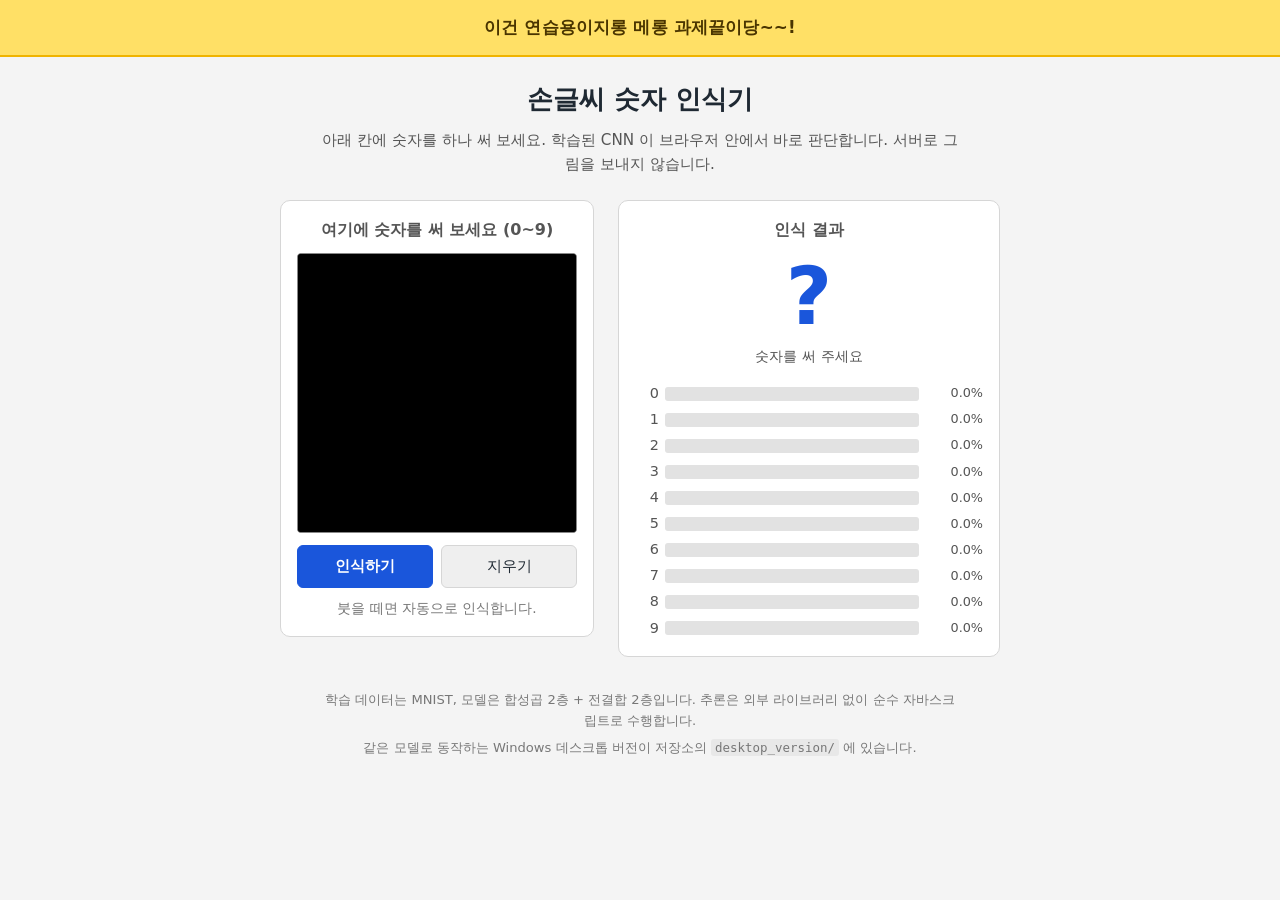
<file: web_version/index.html>
<!DOCTYPE html>
<html lang="ko">
<head>
<meta charset="utf-8">
<meta name="viewport" content="width=device-width, initial-scale=1">
<title>손글씨 숫자 인식기</title>
<meta name="description" content="마우스나 손가락으로 쓴 숫자를 브라우저에서 바로 인식합니다. 외부 라이브러리 없이 순수 자바스크립트로 추론합니다.">
<link rel="stylesheet" href="스타일.css">
</head>
<body>

<!-- 화면 맨 위에 고정으로 보이는 알림 띠. -->
<p class="연습알림">이건 연습용이지롱 메롱 과제끝이당~~!</p>

<header class="머리말">
  <h1>손글씨 숫자 인식기</h1>
  <p class="설명">
    아래 칸에 숫자를 하나 써 보세요. 학습된 CNN 이 브라우저 안에서 바로 판단합니다.
    서버로 그림을 보내지 않습니다.
  </p>
</header>

<main class="본문">

  <section class="그림판칸" aria-labelledby="그림판제목">
    <h2 id="그림판제목">여기에 숫자를 써 보세요 (0~9)</h2>
    <canvas id="그림판" class="그림판" aria-label="숫자를 쓰는 그림판"></canvas>
    <div class="버튼줄">
      <button type="button" id="인식버튼" class="버튼 강조">인식하기</button>
      <button type="button" id="지우기버튼" class="버튼">지우기</button>
    </div>
    <p class="도움말">붓을 떼면 자동으로 인식합니다.</p>
  </section>

  <section class="결과칸" aria-labelledby="결과제목">
    <h2 id="결과제목">인식 결과</h2>
    <p id="결과숫자" class="결과숫자" aria-live="polite">?</p>
    <p id="확신도" class="확신도">모델을 불러오는 중입니다…</p>
    <div id="확률표" class="확률표"></div>
  </section>

</main>

<p id="오류" class="오류" role="alert" hidden></p>

<footer class="꼬리말">
  <p>
    학습 데이터는 MNIST, 모델은 합성곱 2층 + 전결합 2층입니다.
    추론은 외부 라이브러리 없이 순수 자바스크립트로 수행합니다.
  </p>
  <p>
    같은 모델로 동작하는 Windows 데스크톱 버전이 저장소의 <code>desktop_version/</code> 에 있습니다.
  </p>
</footer>

<script type="module" src="js/앱.js"></script>
</body>
</html>
</file>
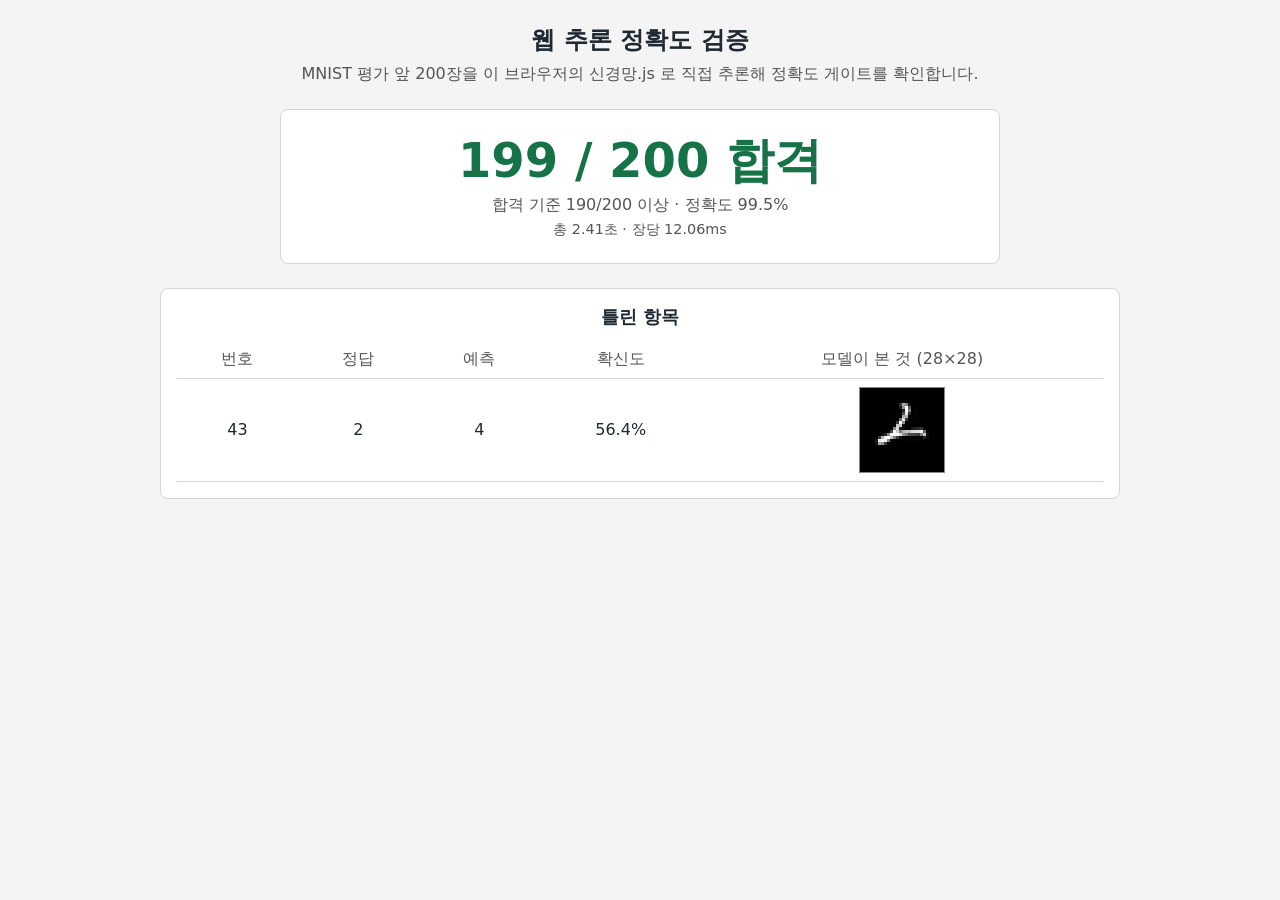
<file: web_version/검증/검증.html>
<!DOCTYPE html>
<html lang="ko">
<head>
<meta charset="utf-8">
<meta name="viewport" content="width=device-width, initial-scale=1">
<title>웹 추론 정확도 검증</title>
<style>
  :root {
    --배경: #f4f4f4;
    --판: #ffffff;
    --글자: #1f2933;
    --보조글자: #555555;
    --테두리: #d6d6d6;
    --합격색: #157347;
    --불합격색: #b02a1a;
  }

  * {
    box-sizing: border-box;
  }

  body {
    margin: 0;
    padding: 24px 16px 40px;
    background: var(--배경);
    color: var(--글자);
    font-family: "Malgun Gothic", "맑은 고딕", system-ui, -apple-system, sans-serif;
  }

  .머리말 {
    max-width: 720px;
    margin: 0 auto 24px;
    text-align: center;
  }

  .머리말 h1 {
    margin: 0 0 8px;
    font-size: 1.5em;
  }

  .머리말 p {
    margin: 0;
    color: var(--보조글자);
  }

  .가운데정렬 {
    max-width: 720px;
    margin: 0 auto;
    text-align: center;
    color: var(--보조글자);
  }

  .점수칸 {
    max-width: 720px;
    margin: 0 auto 24px;
    padding: 24px;
    background: var(--판);
    border: 1px solid var(--테두리);
    border-radius: 8px;
    text-align: center;
  }

  .점수텍스트 {
    margin: 0;
    font-size: 3em;
    font-weight: bold;
    line-height: 1.1;
  }

  .점수설명 {
    margin: 8px 0 0;
    color: var(--보조글자);
  }

  .소요시간 {
    margin: 4px 0 0;
    color: var(--보조글자);
    font-size: 0.9em;
  }

  .틀린표영역 {
    max-width: 960px;
    margin: 0 auto;
    background: var(--판);
    border: 1px solid var(--테두리);
    border-radius: 8px;
    padding: 16px;
    overflow-x: auto;
  }

  .틀린표영역 h2 {
    margin: 0 0 12px;
    font-size: 1.1em;
    text-align: center;
  }

  table {
    border-collapse: collapse;
    width: 100%;
  }

  th, td {
    padding: 8px 12px;
    border-bottom: 1px solid var(--테두리);
    text-align: center;
  }

  th {
    color: var(--보조글자);
    font-weight: normal;
  }

  td canvas {
    display: block;
    margin: 0 auto;
    image-rendering: pixelated;
    background: #000000;
    border: 1px solid #888888;
  }

  .오류 {
    max-width: 720px;
    margin: 16px auto 0;
    padding: 12px 16px;
    background: #fdecea;
    color: #611a15;
    border: 1px solid #f5c6cb;
    border-radius: 6px;
    white-space: pre-line;
  }
</style>
</head>
<body>
  <header class="머리말">
    <h1>웹 추론 정확도 검증</h1>
    <p>MNIST 평가 앞 200장을 이 브라우저의 신경망.js 로 직접 추론해 정확도 게이트를 확인합니다.</p>
  </header>

  <p id="상태" class="가운데정렬">평가 중입니다…</p>

  <section id="점수칸" class="점수칸" hidden>
    <p id="점수텍스트" class="점수텍스트"></p>
    <p id="점수설명" class="점수설명"></p>
    <p id="소요시간" class="소요시간"></p>
  </section>

  <section id="틀린표영역" class="틀린표영역" hidden>
    <h2>틀린 항목</h2>
    <table>
      <thead>
        <tr>
          <th>번호</th>
          <th>정답</th>
          <th>예측</th>
          <th>확신도</th>
          <th>모델이 본 것 (28×28)</th>
        </tr>
      </thead>
      <tbody id="틀린표본문"></tbody>
    </table>
  </section>

  <p id="오류" class="오류" role="alert" hidden></p>

  <script type="module">
    import { 가중치_불러오기 } from "../js/가중치.js";
    import { 추론 } from "../js/신경망.js";
    import { 전처리, 란초스크기변경 } from "../js/전처리.js";

    const 합격기준 = 190;

    const 요소 = {
      상태: document.getElementById("상태"),
      점수칸: document.getElementById("점수칸"),
      점수텍스트: document.getElementById("점수텍스트"),
      점수설명: document.getElementById("점수설명"),
      소요시간: document.getElementById("소요시간"),
      틀린표영역: document.getElementById("틀린표영역"),
      틀린표본문: document.getElementById("틀린표본문"),
      오류: document.getElementById("오류"),
    };

    function 오류보이기(내용) {
      요소.오류.textContent = 내용;
      요소.오류.hidden = false;
    }

    /** 28x28 흑백 픽셀(이십팔)을 캔버스에 그린 뒤 3배로 확대해 돌려준다. */
    function 미리보기_캔버스(이십팔) {
      const 원캔버스 = document.createElement("canvas");
      원캔버스.width = 28;
      원캔버스.height = 28;
      const 원맥락 = 원캔버스.getContext("2d");
      const 그림자료 = 원맥락.createImageData(28, 28);
      for (let 색인 = 0; 색인 < 28 * 28; 색인 += 1) {
        const 값 = 이십팔[색인];
        그림자료.data[색인 * 4] = 값;
        그림자료.data[색인 * 4 + 1] = 값;
        그림자료.data[색인 * 4 + 2] = 값;
        그림자료.data[색인 * 4 + 3] = 255;
      }
      원맥락.putImageData(그림자료, 0, 0);

      const 배율 = 3;
      const 캔버스 = document.createElement("canvas");
      캔버스.width = 28 * 배율;
      캔버스.height = 28 * 배율;
      const 맥락 = 캔버스.getContext("2d");
      맥락.imageSmoothingEnabled = false;
      맥락.drawImage(원캔버스, 0, 0, 28 * 배율, 28 * 배율);
      return 캔버스;
    }

    /** 틀린 항목 하나를 표의 한 줄(tr)로 만든다. */
    function 틀린표_한줄(항목) {
      const 줄 = document.createElement("tr");

      const 번호칸 = document.createElement("td");
      번호칸.textContent = String(항목.번호);

      const 정답칸 = document.createElement("td");
      정답칸.textContent = String(항목.정답);

      const 예측칸 = document.createElement("td");
      예측칸.textContent = String(항목.예측);

      const 확신도칸 = document.createElement("td");
      확신도칸.textContent = `${항목.확신도.toFixed(1)}%`;

      const 미리보기칸 = document.createElement("td");
      if (항목.이십팔 !== null) {
        미리보기칸.appendChild(미리보기_캔버스(항목.이십팔));
      } else {
        미리보기칸.textContent = "—";
      }

      줄.append(번호칸, 정답칸, 예측칸, 확신도칸, 미리보기칸);
      return 줄;
    }

    async function 검증() {
      const 가중치 = await 가중치_불러오기("../모델");

      const 응답 = await fetch("평가데이터.bin");
      if (!응답.ok) {
        throw new Error(
          `평가데이터.bin 을 받지 못했습니다 (${응답.status}). ` +
          "도구/평가데이터_만들기.py 를 먼저 실행해 주세요."
        );
      }
      const 버퍼 = await 응답.arrayBuffer();
      const 개수 = new DataView(버퍼).getUint32(0, true);
      const 라벨들 = new Uint8Array(버퍼, 4, 개수);
      const 이미지밑 = 4 + 개수;

      let 맞힘 = 0;
      const 틀린것 = [];
      const 시작시각 = performance.now();

      for (let 번호 = 0; 번호 < 개수; 번호 += 1) {
        const 원본 = new Uint8Array(버퍼, 이미지밑 + 번호 * 784, 784);
        const 결과 = 전처리(란초스크기변경(원본, 28, 28, 280, 280), 280, 280);
        if (결과 === null) {
          틀린것.push({ 번호, 정답: 라벨들[번호], 예측: "빈그림", 확신도: 0, 이십팔: null });
          continue;
        }
        const 확률 = 추론(결과.텐서, 가중치);
        let 예측 = 0;
        for (let 숫자 = 1; 숫자 < 10; 숫자 += 1) if (확률[숫자] > 확률[예측]) 예측 = 숫자;

        if (예측 === 라벨들[번호]) 맞힘 += 1;
        else 틀린것.push({
          번호, 정답: 라벨들[번호], 예측,
          확신도: 확률[예측] * 100, 이십팔: 결과.이십팔,
        });
      }

      const 걸린시간 = performance.now() - 시작시각;
      const 합격 = 맞힘 >= 합격기준;
      // 점수, 정확도, 한 장당 소요 시간, 그리고 틀린 것들의 표를 화면에 그린다.
      // 틀린 항목은 결과.이십팔 (28x28 흑백) 을 캔버스로 확대해 함께 보여 준다.

      요소.상태.hidden = true;

      요소.점수텍스트.textContent = `${맞힘} / ${개수} ${합격 ? "합격" : "불합격"}`;
      요소.점수텍스트.style.color = 합격 ? "#157347" : "#b02a1a";

      const 정확도 = (맞힘 / 개수 * 100).toFixed(1);
      요소.점수설명.textContent = `합격 기준 ${합격기준}/${개수} 이상 · 정확도 ${정확도}%`;
      요소.소요시간.textContent =
        `총 ${(걸린시간 / 1000).toFixed(2)}초 · 장당 ${(걸린시간 / 개수).toFixed(2)}ms`;

      요소.점수칸.hidden = false;

      if (틀린것.length > 0) {
        for (const 항목 of 틀린것) {
          요소.틀린표본문.appendChild(틀린표_한줄(항목));
        }
        요소.틀린표영역.hidden = false;
      }
    }

    검증().catch((오류) => {
      요소.상태.hidden = true;
      오류보이기(`검증 중 오류가 일어났습니다.\n${오류.message}`);
    });
  </script>
</body>
</html>
</file>
<file: web_version/스타일.css>
/*
 * 손글씨 숫자 인식기 웹 버전 스타일.
 *
 * 데스크톱 버전(tkinter)의 배색을 그대로 따른다.
 *   배경 #f4f4f4, 강조 #1a56db, 보조 글자 #555555
 * 좁은 화면에서는 그림판과 결과가 위아래로 쌓이도록 한다.
 */

:root {
  --배경: #f4f4f4;
  --판: #ffffff;
  --강조: #1a56db;
  --글자: #1f2933;
  --보조글자: #555555;
  --옅은글자: #777777;
  --막대바탕: #e2e2e2;
  --막대보조: #9aa5b1;
  --테두리: #d6d6d6;
}

* { box-sizing: border-box; }

body {
  margin: 0;
  padding: 24px 16px 40px;
  background: var(--배경);
  color: var(--글자);
  font-family: "Malgun Gothic", "맑은 고딕", system-ui, -apple-system, sans-serif;
  line-height: 1.6;
}

/*
 * 화면 맨 위 알림 띠.
 * body 의 좌우·위 여백을 음수 margin 으로 상쇄해 화면 폭을 꽉 채운다.
 */
.연습알림 {
  margin: -24px -16px 22px;
  padding: 14px 16px;
  background: #ffe066;
  border-bottom: 2px solid #f0b400;
  color: #4a3500;
  font-size: 1.05rem;
  font-weight: 700;
  text-align: center;
  letter-spacing: 0.01em;
}

.머리말 {
  max-width: 640px;
  margin: 0 auto 24px;
  text-align: center;
}

.머리말 h1 {
  margin: 0 0 8px;
  font-size: 1.6rem;
}

.설명 {
  margin: 0;
  color: var(--보조글자);
  font-size: 0.95rem;
}

/* 넓은 화면에서는 그림판과 결과를 나란히, 좁으면 자동으로 아래로 쌓인다. */
.본문 {
  display: flex;
  flex-wrap: wrap;
  gap: 24px;
  justify-content: center;
  align-items: flex-start;
  max-width: 720px;
  margin: 0 auto;
}

.그림판칸,
.결과칸 {
  background: var(--판);
  border: 1px solid var(--테두리);
  border-radius: 10px;
  padding: 16px;
}

.그림판칸 h2,
.결과칸 h2 {
  margin: 0 0 10px;
  font-size: 1rem;
  font-weight: 600;
  text-align: center;
  color: var(--보조글자);
}

/*
 * 캔버스의 내부 해상도는 항상 280x280 이고(그림판.js 가 지정한다),
 * 여기서는 보이는 크기만 조절한다. 작은 화면에서는 화면 폭에 맞춰 줄어든다.
 */
.그림판 {
  display: block;
  width: 280px;
  max-width: min(280px, calc(100vw - 80px));
  aspect-ratio: 1 / 1;
  height: auto;
  background: #000000;
  border: 1px solid #888888;
  border-radius: 4px;
  cursor: crosshair;
  touch-action: none;          /* 손가락으로 그릴 때 화면이 스크롤되지 않게 한다 */
  -webkit-user-select: none;
  user-select: none;
}

.버튼줄 {
  display: flex;
  gap: 8px;
  margin-top: 12px;
}

.버튼 {
  flex: 1;
  padding: 10px 12px;
  font-family: inherit;
  font-size: 0.95rem;
  color: var(--글자);
  background: #efefef;
  border: 1px solid var(--테두리);
  border-radius: 6px;
  cursor: pointer;
}

.버튼:hover { background: #e5e5e5; }
.버튼:active { transform: translateY(1px); }

.버튼.강조 {
  font-weight: 700;
  color: #ffffff;
  background: var(--강조);
  border-color: var(--강조);
}

.버튼.강조:hover { background: #1749b8; }

.도움말 {
  margin: 10px 0 0;
  font-size: 0.85rem;
  color: var(--옅은글자);
  text-align: center;
}

.결과칸 {
  min-width: 260px;
  flex: 1 1 260px;
  text-align: center;
}

.결과숫자 {
  margin: 0;
  font-size: 5rem;
  font-weight: 700;
  line-height: 1.1;
  color: var(--강조);
}

.확신도 {
  margin: 4px 0 14px;
  font-size: 0.9rem;
  color: var(--보조글자);
  min-height: 1.5em;
}

/* 0~9 각각의 확률을 막대로 보여 준다. 숫자 / 막대 / 백분율 세 칸. */
.확률표 {
  display: grid;
  grid-template-columns: 1.5em 1fr 3.6em;
  gap: 3px 6px;
  align-items: center;
}

.확률숫자 {
  font-size: 0.9rem;
  color: var(--보조글자);
  text-align: right;
}

.막대바탕 {
  height: 14px;
  background: var(--막대바탕);
  border-radius: 3px;
  overflow: hidden;
}

.막대 {
  height: 100%;
  width: 0;
  background: var(--막대보조);
  border-radius: 3px;
  transition: width 0.12s ease-out;
}

.막대.최고 { background: var(--강조); }

.확률값 {
  font-size: 0.8rem;
  color: var(--보조글자);
  text-align: right;
  font-variant-numeric: tabular-nums;
}

.오류 {
  max-width: 720px;
  margin: 20px auto 0;
  padding: 12px 14px;
  background: #fdecea;
  border: 1px solid #f0b4ad;
  border-radius: 8px;
  color: #8f1f13;
  font-size: 0.9rem;
  white-space: pre-wrap;
}

.꼬리말 {
  max-width: 640px;
  margin: 32px auto 0;
  text-align: center;
  font-size: 0.82rem;
  color: var(--옅은글자);
}

.꼬리말 p { margin: 6px 0; }

.꼬리말 code {
  padding: 1px 4px;
  background: #e8e8e8;
  border-radius: 3px;
  font-size: 0.95em;
}
</file>
